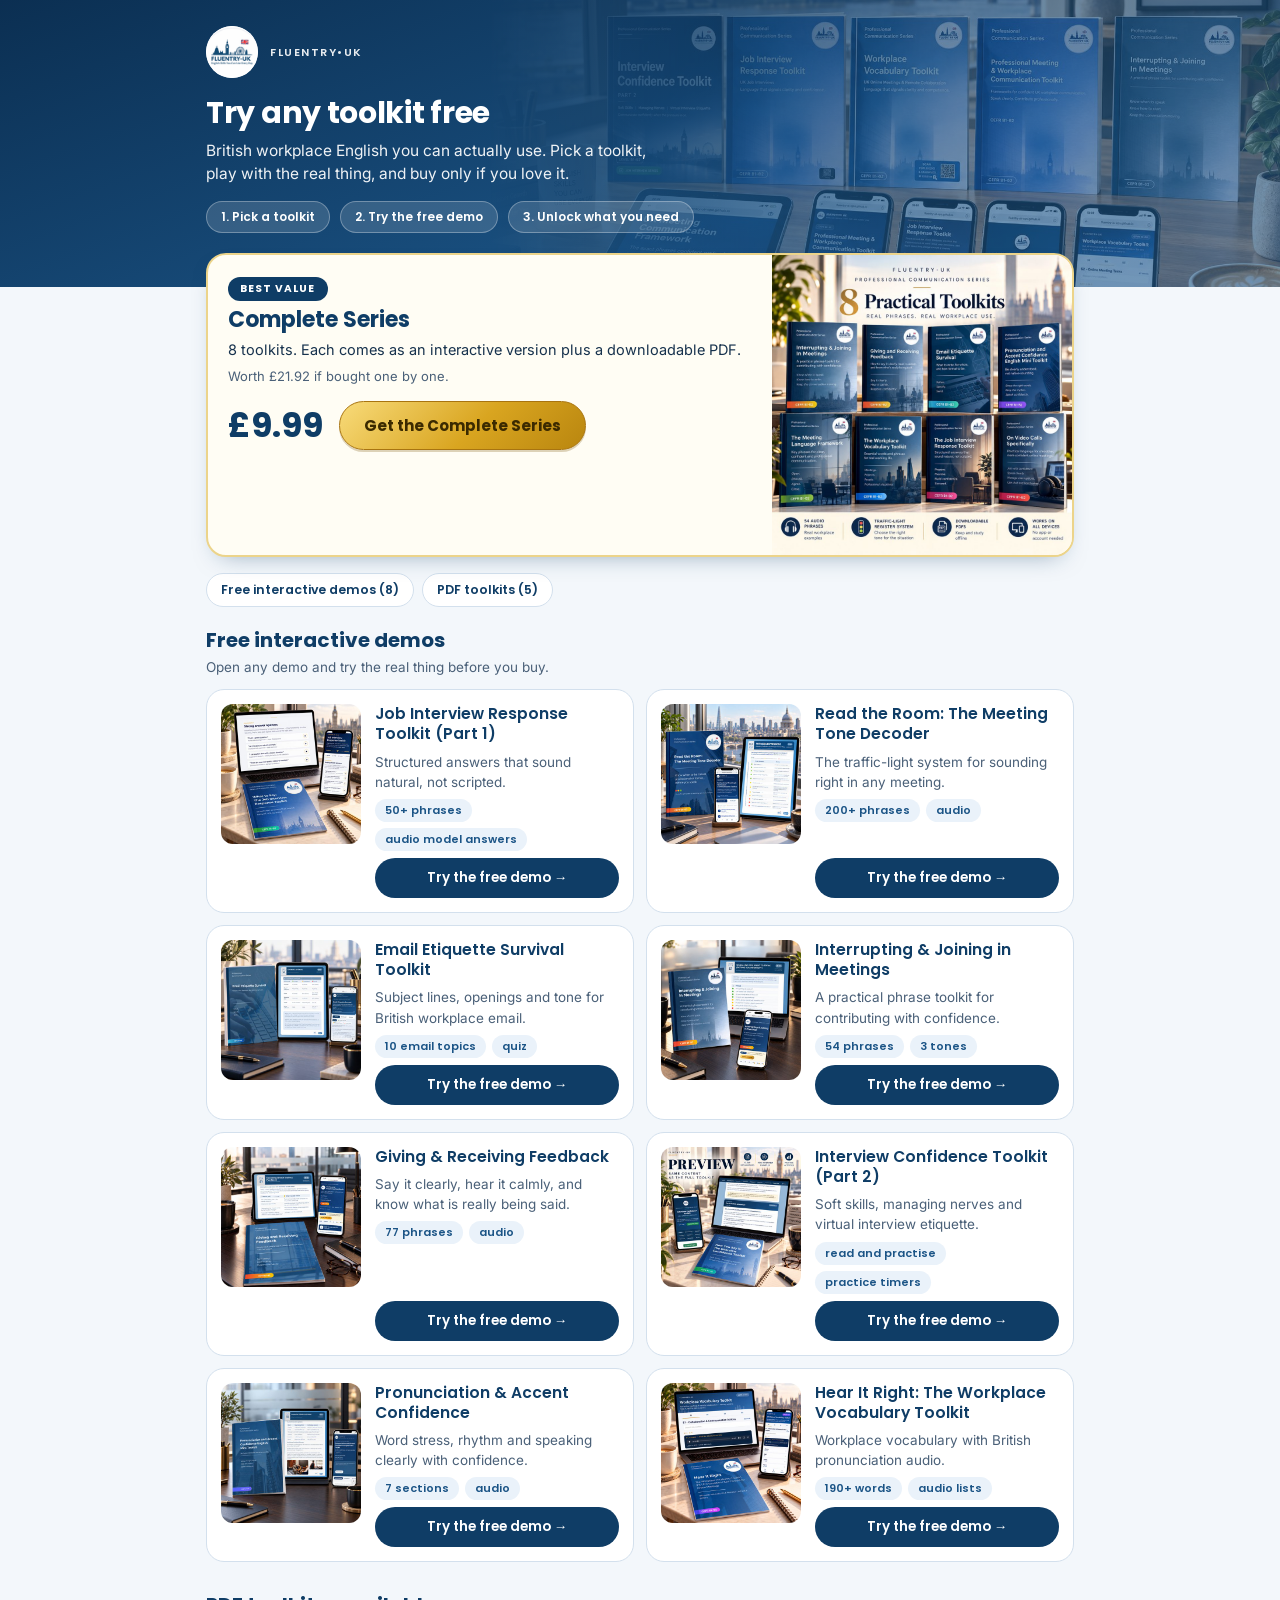
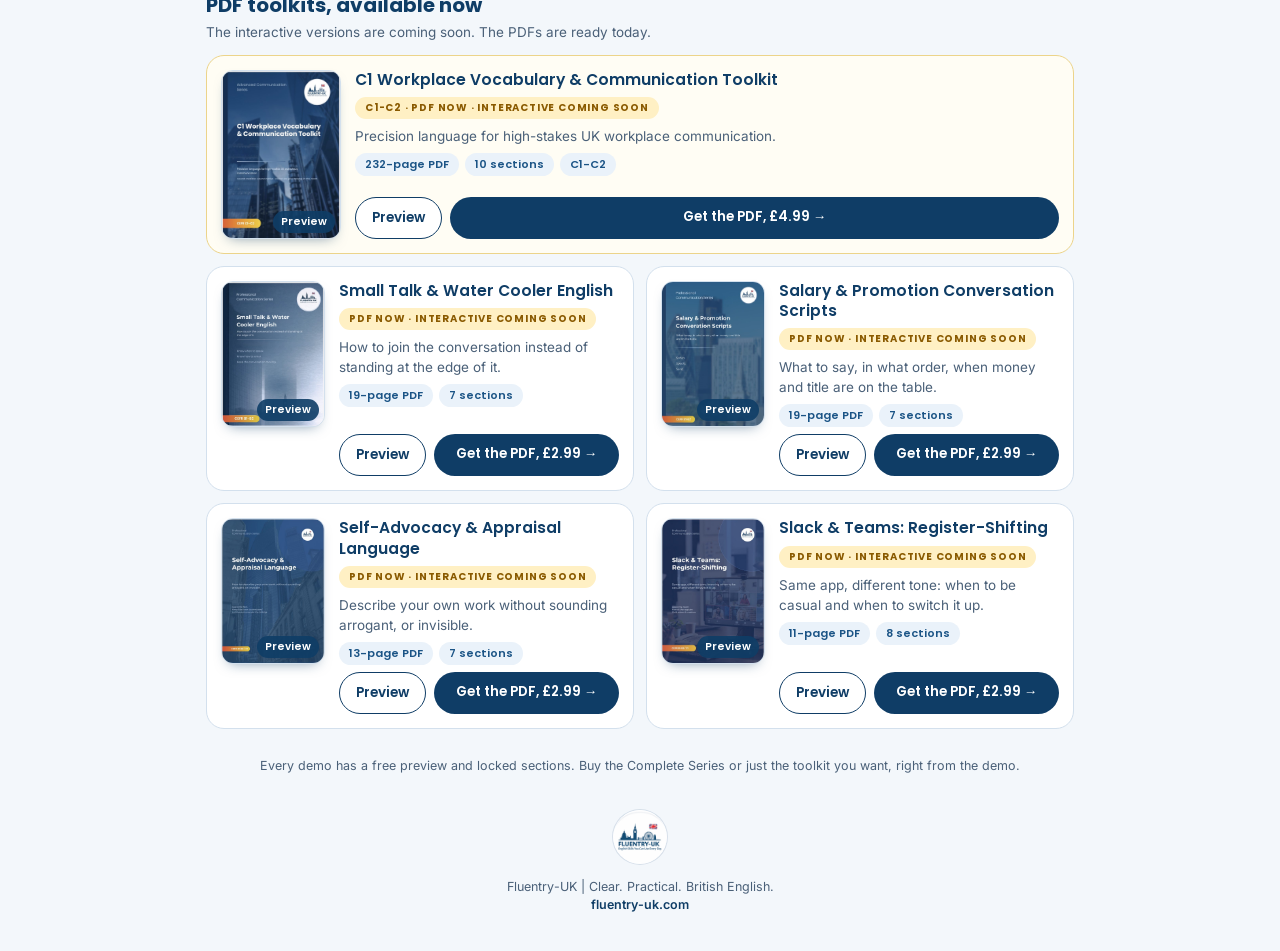
<file: index.html>
<!DOCTYPE html>
<html lang="en-GB" data-hero="hub"><head><meta charset="utf-8">
<meta name="viewport" content="width=device-width,initial-scale=1,viewport-fit=cover">
<title>Try the Fluentry-UK toolkits free | British workplace English</title>
<meta name="description" content="Try interactive British workplace English toolkits free: phrases with audio, quizzes and PDF previews. Pick one and play with the real thing before you buy.">
<meta property="og:title" content="Try the Fluentry-UK toolkits free">
<meta property="og:description" content="Interactive British workplace English toolkits. Pick one, try the free demo, buy only if you love it.">
<meta property="og:type" content="website">
<link rel="preconnect" href="https://fonts.googleapis.com"><link rel="preconnect" href="https://fonts.gstatic.com" crossorigin>
<link href="https://fonts.googleapis.com/css2?family=Poppins:wght@400;500;600;700&family=Inter:wght@400;500;600&display=swap" rel="stylesheet">
<meta property="og:image" content="https://fluentryuk-ops.github.io/professional-series-demos/assets/series-banner.jpg">
<meta name="twitter:card" content="summary_large_image">
<style>
:root{--navy:#0f3d66;--navy2:#1b5486;--ink:#17324d;--soft:#4a6078;--line:#d3e0ed;--paper:#f3f7fb}
*{box-sizing:border-box;margin:0;padding:0}
html{scroll-behavior:smooth}
body{font-family:'Inter',system-ui,sans-serif;background:var(--paper);color:var(--ink);line-height:1.5}
h1,h2,h3,.pop{font-family:'Poppins',sans-serif}
.wrap{max-width:900px;margin:0 auto;padding:0 16px}
header{background:linear-gradient(160deg,#0b2f52 0%,#1b5486 70%,#2f6aa3 130%);color:#fff;padding:26px 0 54px}
.brand{display:flex;align-items:center;gap:12px}
.brand img{width:52px;height:52px;border-radius:50%;background:#fff}
.brand span{font:600 11px 'Poppins';letter-spacing:.14em;opacity:.9}
h1{font-size:30px;line-height:1.15;margin:18px 0 8px;letter-spacing:-.3px}
header p{font-size:15.5px;opacity:.93;max-width:44ch}
.how{display:flex;gap:10px;flex-wrap:wrap;margin-top:16px}
.how span{font:600 12px 'Poppins';background:rgba(255,255,255,.14);border:1px solid rgba(255,255,255,.3);border-radius:999px;padding:6px 14px}

/* series card */
.series{position:relative;z-index:2;margin:-34px 0 16px;background:#fffdf4;border:2px solid #ecd48a;border-radius:20px;overflow:hidden;display:grid;grid-template-columns:1fr 300px;box-shadow:0 10px 24px -14px rgba(15,61,102,.5)}
.series .stxt{padding:22px 20px;display:flex;flex-direction:column;gap:6px;align-items:flex-start}
.series .tag{display:inline-block;font:700 10.5px 'Poppins';letter-spacing:.1em;background:var(--navy);color:#fff;border-radius:999px;padding:4px 12px}
.series h2{font-size:22px;color:var(--navy);line-height:1.2}
.series .what{font-size:14.5px;color:var(--ink)}
.series .worth{font-size:13px;color:var(--soft)}
.buyrow{display:flex;align-items:center;gap:16px;flex-wrap:wrap;margin-top:8px}
.price{font:700 34px 'Poppins';color:var(--navy);line-height:1}
.gold{display:inline-block;text-align:center;background:linear-gradient(135deg,#F8DB7A,#D9A520 55%,#B9860F);color:#3b2a00;text-decoration:none;font:700 15px 'Poppins';border:1px solid #a87410;border-radius:999px;padding:12px 24px;box-shadow:0 2px 0 rgba(120,80,0,.25)}
.gold:hover{filter:brightness(1.06)}
.sbanner{width:100%;height:100%;min-height:230px;object-fit:cover;object-position:center 18%;display:block}

/* jump links */
.jump{display:flex;gap:8px;flex-wrap:wrap;margin:0 0 18px}
.jump a{font:600 12.5px 'Poppins';text-decoration:none;color:var(--navy);background:#fff;border:1px solid var(--line);border-radius:999px;padding:7px 14px}
.jump a:hover{background:#eaf2fa}

/* sections */
.secwrap{scroll-margin-top:12px}
h3.sec{font-size:20px;color:var(--navy);margin:8px 0 2px}
.secsub{font-size:13.5px;color:var(--soft);margin-bottom:12px}
.grid{display:grid;grid-template-columns:1fr;gap:12px;margin-bottom:28px}
@media (min-width:700px){.grid{grid-template-columns:1fr 1fr}}

/* cards */
.card{background:#fff;border:1px solid var(--line);border-radius:18px;padding:14px;display:flex;flex-direction:row;gap:14px;align-items:stretch}
.card.wide{grid-column:1/-1;border-color:#ecd48a;background:#fffdf4}
.thumb{flex:0 0 140px;width:140px;height:140px;border-radius:12px;object-fit:cover;background:#dfe9f4;display:block}
.thumb.pdf{display:flex;flex-direction:column;align-items:center;justify-content:center;gap:4px;background:linear-gradient(160deg,#0f3d66,#2f6aa3);color:#fff;font-size:38px}
.thumb.pdf b{font:700 10px 'Poppins';letter-spacing:.14em;opacity:.85}
.cbody{display:flex;flex-direction:column;gap:7px;min-width:0;flex:1}
.card h4{font:600 15.5px/1.3 'Poppins';color:var(--navy)}
.card p{font-size:13.5px;color:var(--soft)}
.chips{display:flex;gap:6px;flex-wrap:wrap}
.chips i{font-style:normal;font:600 11px 'Poppins';background:#eaf2fa;color:var(--navy2);border-radius:999px;padding:3px 10px}
.btn{display:block;text-align:center;text-decoration:none;font:600 13.5px 'Poppins';background:var(--navy);color:#fff;border-radius:999px;padding:10px 16px;margin-top:auto}
.btn:hover{background:var(--navy2)}
.soon{opacity:.62}
.soon .btn{background:#cfdbe8;color:#4a6078;pointer-events:none}
.badge{font:700 10px 'Poppins';letter-spacing:.08em;background:#fff0c4;color:#8a5a00;border-radius:999px;padding:3px 10px;align-self:flex-start}
.note{font-size:12.5px;color:var(--soft);text-align:center;margin:4px 0 24px}
footer{text-align:center;padding:10px 16px 36px;color:var(--soft);font-size:12.5px}
footer img{width:54px;height:54px;border-radius:50%;box-shadow:0 0 0 1px #d7e0ea;margin-bottom:8px}
footer a{color:var(--navy);font-weight:600;text-decoration:none}

/* PDF cover thumbs + preview */
.thumbbtn{flex:0 0 auto;border:0;background:none;padding:0;cursor:pointer;border-radius:12px;position:relative;align-self:flex-start;display:block}
.thumbbtn:focus-visible,.btn.ghost:focus-visible,.lbx button:focus-visible{outline:3px solid #D9A520;outline-offset:2px}
.thumb.cover{flex:0 0 104px;width:104px;height:146px;box-shadow:0 6px 14px -8px rgba(15,61,102,.6);border:1px solid var(--line)}
.card.wide .thumb.cover{flex-basis:120px;width:120px;height:169px}
.thumbbtn .zoom{position:absolute;right:6px;bottom:6px;background:rgba(15,61,102,.9);color:#fff;font:600 10.5px 'Poppins';border-radius:999px;padding:3px 8px}
.btns{display:flex;gap:8px;flex-wrap:wrap;margin-top:auto}
.btns .btn{margin-top:0;flex:1 1 140px}
.btn.ghost{background:#fff;color:var(--navy);border:1.5px solid var(--navy);cursor:pointer;font-family:'Poppins',sans-serif;flex:0 0 auto}
.btn.ghost:hover{background:#eaf2fa}
.lbx{position:fixed;inset:0;z-index:50;background:rgba(8,26,46,.86);display:none;align-items:center;justify-content:center;padding:14px}
.lbx.on{display:flex}
.lbx .box{width:min(560px,100%);max-height:100%;display:flex;flex-direction:column;gap:10px;color:#fff}
.lbx .bar{display:flex;align-items:center;justify-content:space-between;gap:10px}
.lbx .ttl{font:600 14px/1.3 'Poppins',sans-serif}
.lbx .x{border:0;background:rgba(255,255,255,.16);color:#fff;font-size:22px;line-height:1;width:38px;height:38px;border-radius:50%;cursor:pointer}
.lbx .stage{position:relative;display:flex;align-items:center;justify-content:center;min-height:0;touch-action:pan-y}
.lbx .stage img{max-width:100%;max-height:calc(100vh - 190px);width:auto;height:auto;border-radius:10px;background:#fff;box-shadow:0 10px 30px rgba(0,0,0,.4)}
.lbx .nav{position:absolute;top:50%;transform:translateY(-50%);border:0;background:rgba(255,255,255,.92);color:var(--navy);width:40px;height:40px;border-radius:50%;font-size:22px;cursor:pointer;box-shadow:0 4px 10px rgba(0,0,0,.3)}
.lbx .prev{left:6px}.lbx .next{right:6px}
.lbx .nav[disabled]{opacity:.35;cursor:default}
.lbx .foot{display:flex;align-items:center;justify-content:space-between;gap:10px;flex-wrap:wrap}
.lbx .cnt{font:600 12.5px 'Poppins',sans-serif;opacity:.9}
.lbx .gold{font-size:13.5px;padding:10px 18px}
.lbx .cap{font-size:12px;opacity:.8}

@media (max-width:699px){
  .series{grid-template-columns:1fr}
  .series .sbanner{order:-1;min-height:0;height:auto;aspect-ratio:16/8;object-position:center 4%}
  .series .stxt{padding:18px 16px}
  .buyrow{flex-direction:column;align-items:stretch;gap:10px;width:100%}
  .buyrow .price{text-align:left}
  .buyrow .gold{display:block;width:100%}
}
@media (max-width:560px){
  h1{font-size:26px}
  .card{padding:12px;gap:12px}
  .thumb{flex-basis:92px;width:92px;height:92px;font-size:30px}
  .thumb.cover,.card.wide .thumb.cover{flex-basis:72px;width:72px;height:101px}
  .thumbbtn .zoom{display:none}
  .btn.ghost{padding:10px 12px}
  .btns .btn:not(.ghost){font-size:12.5px;padding:10px 8px;white-space:nowrap}
  .card:not(.wide) .cbody>p{display:none}
  .card h4{font-size:14.5px}
}
</style><link rel="stylesheet" href="fluentry-hero.css">
</head>
<body>
<header class="hero"><div class="wrap">
  <div class="brand"><img src="[data-uri]" alt="Fluentry-UK logo"><span>FLUENTRY&bull;UK</span></div>
  <h1>Try any toolkit free</h1>
  <p>British workplace English you can actually use. Pick a toolkit, play with the real thing, and buy only if you love it.</p>
  <div class="how"><span>1. Pick a toolkit</span><span>2. Try the free demo</span><span>3. Unlock what you need</span></div>
</div></header>
<main class="wrap">
  <section class="series" id="series"></section>
  <nav class="jump" id="jump"></nav>
  <section class="secwrap" id="demos"><h3 class="sec">Free interactive demos</h3><p class="secsub">Open any demo and try the real thing before you buy.</p><div class="grid" id="grid"></div></section>
  <section class="secwrap" id="pdfs"><h3 class="sec">PDF toolkits, available now</h3><p class="secsub">The interactive versions are coming soon. The PDFs are ready today.</p><div class="grid" id="grid2"></div></section>
  <p class="note" id="note"></p>
</main>
<div class="lbx" id="lbx" role="dialog" aria-modal="true" aria-label="PDF preview" hidden>
  <div class="box">
    <div class="bar"><div class="ttl" id="lbTitle"></div><button type="button" class="x" id="lbClose" aria-label="Close preview">&times;</button></div>
    <div class="stage"><button type="button" class="nav prev" id="lbPrev" aria-label="Previous page">&lsaquo;</button><img id="lbImg" alt=""><button type="button" class="nav next" id="lbNext" aria-label="Next page">&rsaquo;</button></div>
    <div class="foot"><span class="cnt" id="lbCnt"></span><a class="gold" id="lbBuy" target="_blank" rel="noopener" href="#">Get the PDF</a></div>
    <p class="cap">A few sample pages. The full PDF has more.</p>
  </div>
</div>
<footer><img src="[data-uri]" alt=""><div>Fluentry-UK | Clear. Practical. British English.</div><div><a href="https://fluentry-uk.com">fluentry-uk.com</a></div></footer>
<script src="fluentry-config.js"></script>
<script src="fluentry-track.js"></script>
<script>
(function(){
  var C=window.FLUENTRY_CONFIG;
  function esc(s){return String(s).replace(/&/g,'&amp;').replace(/</g,'&lt;').replace(/"/g,'&quot;')}
  function utm(base,content){return window.FTRACK?window.FTRACK.buy(base,'hub','series',content):base}
  function num(p){return parseFloat(String(p).replace(/[^0-9.]/g,''))||0}
  if(!C){document.getElementById('grid').innerHTML='<p>Missing fluentry-config.js</p>';return}
  var keys=Object.keys(C.toolkits), T=C.toolkits;
  var demos=keys.filter(function(k){return T[k].ready&&T[k].demo});
  var pdfs=keys.filter(function(k){return !(T[k].ready&&T[k].demo)});
  var sum=demos.reduce(function(a,k){return a+num(T[k].price)},0), seriesP=num(C.series.price);
  var worth=(sum>seriesP)?'<p class="worth">Worth \u00a3'+sum.toFixed(2)+' if bought one by one.</p>':'';
  document.getElementById('series').innerHTML=
    '<div class="stxt"><span class="tag">BEST VALUE</span><h2>'+esc(C.series.name)+'</h2>'+
    '<p class="what">'+demos.length+' toolkits. Each comes as an interactive version plus a downloadable PDF.</p>'+worth+
    '<div class="buyrow"><div class="price">'+esc(C.series.price)+'</div><a class="gold" href="'+utm(C.series.url,'banner')+'" target="_blank" rel="noopener">Get the '+esc(C.series.name)+'</a></div></div>'+
    '<img class="sbanner" src="assets/series-banner.jpg" alt="The Professional Communication Series: '+demos.length+' practical toolkits" width="900" height="900">';
  document.getElementById('jump').innerHTML='<a href="#demos">Free interactive demos ('+demos.length+')</a>'+(pdfs.length?'<a href="#pdfs">PDF toolkits ('+pdfs.length+')</a>':'');
  function card(k){
    var t=T[k], live=t.ready&&t.demo, pdf=!live&&t.pdf;
    var hasPv=pdf&&t.preview&&t.preview.length;
    var imgTag=t.img?'<img class="thumb'+(hasPv?' cover':'')+'" src="'+esc(t.img)+'" alt="'+esc(t.title)+' cover" loading="lazy" '+(hasPv?'width="104" height="146"':'width="140" height="140"')+'>':'<div class="thumb pdf" aria-hidden="true"><span>'+t.icon+'</span><b>PDF</b></div>';
    var thumb=hasPv?'<button type="button" class="thumbbtn" data-pv="'+esc(k)+'" aria-label="Preview pages of '+esc(t.title)+'">'+imgTag+'<span class="zoom">Preview</span></button>':imgTag;
    var badge=live?'':(pdf?'<span class="badge">'+(t.level?esc(t.level)+' &middot; ':'')+'PDF NOW &middot; INTERACTIVE COMING SOON</span>':'<span class="badge">COMING SOON</span>');
    var chips=((live||pdf)&&t.chips&&t.chips.length)?'<div class="chips">'+t.chips.map(function(c){return '<i>'+esc(c)+'</i>'}).join('')+'</div>':'';
    var btn=live?'<a class="btn" href="'+(window.FTRACK?window.FTRACK.forward(t.demo):t.demo)+'">Try the free demo &rarr;</a>':
      (pdf?'<div class="btns">'+(hasPv?'<button type="button" class="btn ghost" data-pv="'+esc(k)+'">Preview</button>':'')+'<a class="btn" href="'+utm(t.url,'pdf-'+k)+'" target="_blank" rel="noopener">Get the PDF, '+esc(t.price)+' &rarr;</a></div>':'<a class="btn">'+(t.ready?'Demo coming soon':'Coming soon')+'</a>');
    return '<div class="card'+(t.featured?' wide':'')+((live||pdf)?'':' soon')+'">'+thumb+'<div class="cbody"><h4>'+esc(t.title)+'</h4>'+badge+'<p>'+esc(t.blurb)+'</p>'+chips+btn+'</div></div>';
  }
  document.getElementById('grid').innerHTML=demos.map(card).join('');
  if(pdfs.length){document.getElementById('grid2').innerHTML=pdfs.map(card).join('')}else{document.getElementById('pdfs').style.display='none'}
  document.getElementById('note').textContent='Every demo has a free preview and locked sections. Buy the Complete Series or just the toolkit you want, right from the demo.';

  /* PDF preview viewer */
  var lbx=document.getElementById('lbx'),lbImg=document.getElementById('lbImg'),cur={k:null,i:0,slides:[],opener:null};
  function lbShow(){
    var s=cur.slides; lbImg.src=s[cur.i]; lbImg.alt=T[cur.k].title+(cur.i===0?' cover':' sample page '+cur.i);
    document.getElementById('lbCnt').textContent=(cur.i+1)+' of '+s.length;
    document.getElementById('lbPrev').disabled=cur.i===0; document.getElementById('lbNext').disabled=cur.i===s.length-1;
  }
  function lbOpen(k,opener){
    var t=T[k]; cur.k=k; cur.i=0; cur.opener=opener||null;
    cur.slides=(t.img?[t.img]:[]).concat(t.preview||[]);
    document.getElementById('lbTitle').textContent=t.title;
    var b=document.getElementById('lbBuy'); b.href=utm(t.url,'preview-'+k); b.textContent='Get the PDF, '+t.price;
    lbx.hidden=false; lbx.classList.add('on'); document.body.style.overflow='hidden'; lbShow(); document.getElementById('lbClose').focus();
  }
  function lbClose(){lbx.classList.remove('on'); lbx.hidden=true; document.body.style.overflow=''; if(cur.opener&&cur.opener.focus)cur.opener.focus()}
  function lbGo(d){var n=cur.i+d; if(n>=0&&n<cur.slides.length){cur.i=n; lbShow()}}
  document.addEventListener('click',function(e){
    var b=e.target.closest&&e.target.closest('[data-pv]'); if(b){e.preventDefault(); lbOpen(b.getAttribute('data-pv'),b); return}
    if(e.target===lbx)lbClose();
  });
  document.getElementById('lbClose').addEventListener('click',lbClose);
  document.getElementById('lbPrev').addEventListener('click',function(){lbGo(-1)});
  document.getElementById('lbNext').addEventListener('click',function(){lbGo(1)});
  document.addEventListener('keydown',function(e){
    if(lbx.hidden)return;
    if(e.key==='Escape')lbClose(); else if(e.key==='ArrowLeft')lbGo(-1); else if(e.key==='ArrowRight')lbGo(1);
  });
  var tx=null; lbx.addEventListener('touchstart',function(e){tx=e.touches[0].clientX},{passive:true});
  lbx.addEventListener('touchend',function(e){if(tx===null)return; var dx=e.changedTouches[0].clientX-tx; tx=null; if(Math.abs(dx)>45)lbGo(dx<0?1:-1)},{passive:true});
})();
</script>
</body></html>
</file>
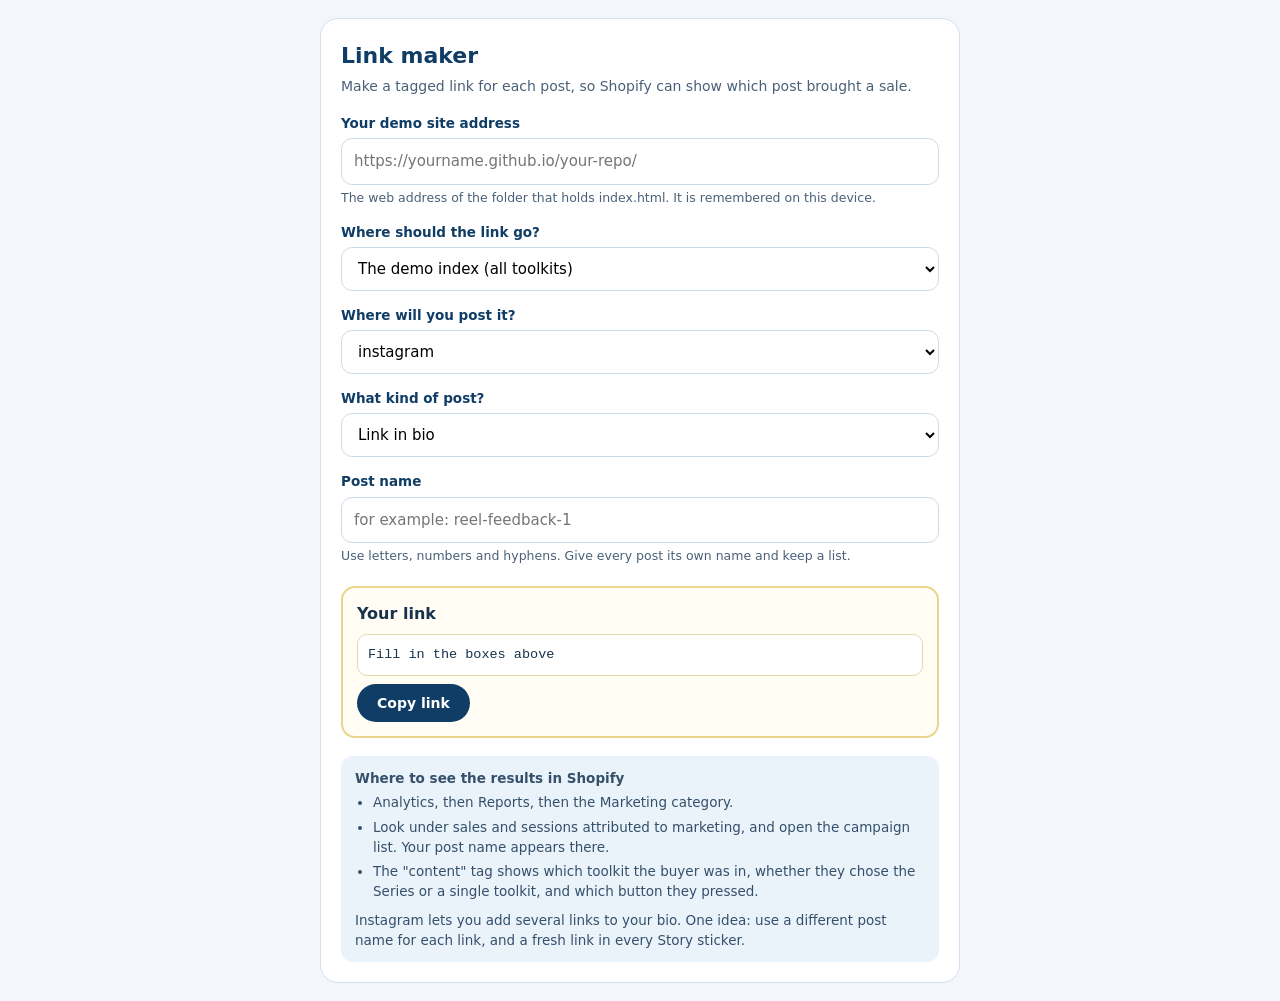
<file: links.html>
<!DOCTYPE html>
<html lang="en-GB"><head><meta charset="utf-8">
<meta name="viewport" content="width=device-width,initial-scale=1">
<meta name="robots" content="noindex">
<title>Link maker | Fluentry-UK demo site</title>
<style>
*{box-sizing:border-box;margin:0;padding:0}
body{font-family:system-ui,-apple-system,'Segoe UI',sans-serif;background:#f3f7fb;color:#17324d;line-height:1.5;padding:18px}
.box{max-width:640px;margin:0 auto;background:#fff;border:1px solid #d3e0ed;border-radius:18px;padding:20px}
h1{font-size:22px;color:#0f3d66;margin-bottom:4px}
p.lead{color:#4a6078;font-size:14px;margin-bottom:16px}
label{display:block;font-weight:600;font-size:13.5px;color:#0f3d66;margin:14px 0 5px}
input,select{width:100%;padding:11px 12px;border:1.5px solid #cddcea;border-radius:11px;font:inherit;font-size:15px;background:#fff}
small{display:block;color:#4a6078;font-size:12.5px;margin-top:4px}
.out{margin-top:20px;background:#fffdf4;border:2px solid #ecd48a;border-radius:14px;padding:14px}
.out code{display:block;word-break:break-all;font-size:13.5px;background:#fff;border:1px solid #e6d9a8;border-radius:10px;padding:10px;margin:8px 0}
button{background:#0f3d66;color:#fff;border:0;border-radius:999px;padding:11px 20px;font:600 14px system-ui;cursor:pointer}
.how{margin-top:18px;font-size:13.5px;color:#35506b;background:#eaf2fa;border-radius:12px;padding:12px 14px}
.how li{margin:4px 0 4px 18px}
.ok{color:#176238;font-weight:600;margin-left:10px;font-size:13px}
</style></head>
<body><div class="box">
<h1>Link maker</h1>
<p class="lead">Make a tagged link for each post, so Shopify can show which post brought a sale.</p>

<label for="base">Your demo site address</label>
<input id="base" placeholder="https://yourname.github.io/your-repo/">
<small>The web address of the folder that holds index.html. It is remembered on this device.</small>

<label for="dest">Where should the link go?</label>
<select id="dest"></select>

<label for="src">Where will you post it?</label>
<select id="src">
  <option>instagram</option><option>tiktok</option><option>facebook</option><option>linkedin</option><option>whatsapp</option><option>email</option><option>other</option>
</select>

<label for="med">What kind of post?</label>
<select id="med">
  <option value="bio">Link in bio</option><option value="story">Story link sticker</option><option value="dm">Direct message</option>
  <option value="reel">Reel</option><option value="comment">Comment reply</option><option value="post">Post</option><option value="ad">Ad</option>
</select>

<label for="name">Post name</label>
<input id="name" placeholder="for example: reel-feedback-1">
<small>Use letters, numbers and hyphens. Give every post its own name and keep a list.</small>

<div class="out"><strong>Your link</strong>
  <code id="url">Fill in the boxes above</code>
  <button id="copy" type="button">Copy link</button><span class="ok" id="ok"></span>
</div>

<div class="how"><strong>Where to see the results in Shopify</strong>
<ul><li>Analytics, then Reports, then the Marketing category.</li>
<li>Look under sales and sessions attributed to marketing, and open the campaign list. Your post name appears there.</li>
<li>The "content" tag shows which toolkit the buyer was in, whether they chose the Series or a single toolkit, and which button they pressed.</li></ul>
<p style="margin-top:8px">Instagram lets you add several links to your bio. One idea: use a different post name for each link, and a fresh link in every Story sticker.</p></div>
</div>
<script src="fluentry-config.js"></script>
<script>
(function(){
  var C=window.FLUENTRY_CONFIG||{toolkits:{}};
  var dest=document.getElementById('dest');
  dest.innerHTML='<option value="">The demo index (all toolkits)</option>'+Object.keys(C.toolkits).filter(function(k){return C.toolkits[k].ready&&C.toolkits[k].demo}).map(function(k){return '<option value="'+C.toolkits[k].demo+'">'+C.toolkits[k].title.replace(/&/g,'&amp;')+'</option>'}).join('');
  var base=document.getElementById('base');
  try{base.value=localStorage.getItem('f_base')||''}catch(e){}
  function clean(v){return String(v||'').toLowerCase().replace(/[^a-z0-9._-]+/g,'-').replace(/^-+|-+$/g,'').slice(0,60)}
  function make(){
    var b=base.value.trim(); if(!b){document.getElementById('url').textContent='Fill in the boxes above';return}
    if(!/\/$/.test(b)) b+='/';
    try{localStorage.setItem('f_base',base.value.trim())}catch(e){}
    var n=clean(document.getElementById('name').value)||'unnamed';
    var u=b+dest.value+'?utm_source='+encodeURIComponent(document.getElementById('src').value)+'&utm_medium='+encodeURIComponent(document.getElementById('med').value)+'&post='+encodeURIComponent(n);
    document.getElementById('url').textContent=u; return u;
  }
  ['base','dest','src','med','name'].forEach(function(id){document.getElementById(id).addEventListener('input',make);document.getElementById(id).addEventListener('change',make)});
  document.getElementById('copy').onclick=function(){var u=make(); if(!u)return;
    var done=function(){document.getElementById('ok').textContent='Copied';setTimeout(function(){document.getElementById('ok').textContent=''},1800)};
    if(navigator.clipboard&&navigator.clipboard.writeText){navigator.clipboard.writeText(u).then(done,function(){})}else{var t=document.createElement('textarea');t.value=u;document.body.appendChild(t);t.select();try{document.execCommand('copy');done()}catch(e){}t.remove()}};
  make();
})();
</script></body></html>
</file>
<file: fluentry-hero.css>
/* Faded photo banners for the hero of the index and of every demo.
   The picture sits behind the text, covers the right-hand part of the banner and fades out to the left.
   To change a picture, replace the file in the assets folder (keep the same name). */
.hero,.card[data-hero]{position:relative;isolation:isolate}
.hero{overflow:hidden}
.card[data-hero]{overflow:hidden}
.hero::before,.card[data-hero]::before{
  content:"";position:absolute;top:0;bottom:0;right:0;width:62%;z-index:-1;pointer-events:none;
  background-repeat:no-repeat;background-size:cover;background-position:right center;opacity:.36;
  -webkit-mask-image:linear-gradient(90deg,transparent 0,#000 58%);mask-image:linear-gradient(90deg,transparent 0,#000 58%)}
.card[data-hero]::before{width:50%;opacity:.22}
@media (max-width:560px){.hero::before{width:80%;opacity:.3}.card[data-hero]::before{width:56%}}

/* ---- which picture goes where ---- */
html[data-hero="hub"] .hero::before{background-image:url(assets/hero-series.jpg);background-position:70% center}
html[data-hero="small-talk"] .hero::before,.card[data-hero="small-talk"]::before{background-image:url(assets/photo-1.jpg);background-position:20% 50%}
html[data-hero="job-interview-1"] .hero::before,.card[data-hero="job-interview-1"]::before{background-image:url(assets/photo-8.jpg);background-position:35% 80%}
html[data-hero="interview-confidence"] .hero::before,.card[data-hero="interview-confidence"]::before{background-image:url(assets/photo-7.jpg);background-position:60% 50%}
html[data-hero="read-the-room"] .hero::before,.card[data-hero="read-the-room"]::before{background-image:url(assets/photo-2.jpg);background-position:70% 50%}
html[data-hero="email-etiquette"] .hero::before,.card[data-hero="email-etiquette"]::before{background-image:url(assets/crop-email.jpg);background-position:25% center}
html[data-hero="pronunciation"] .hero::before,.card[data-hero="pronunciation"]::before{background-image:url(assets/crop-skyline-shard.jpg);background-position:70% center}
html[data-hero="hear-it-right"] .hero::before,.card[data-hero="hear-it-right"]::before{background-image:url(assets/crop-skyline-bigben.jpg);background-position:55% center}
html[data-hero="interrupting"] .hero::before,.card[data-hero="interrupting"]::before{background-image:url(assets/photo-1.jpg);background-position:92% 45%}
html[data-hero="feedback"] .hero::before,.card[data-hero="feedback"]::before{background-image:url(assets/photo-8.jpg);background-position:85% 15%}

html[data-hero="interview-confidence"] .hero::before{width:52%;opacity:.28}
</file>
